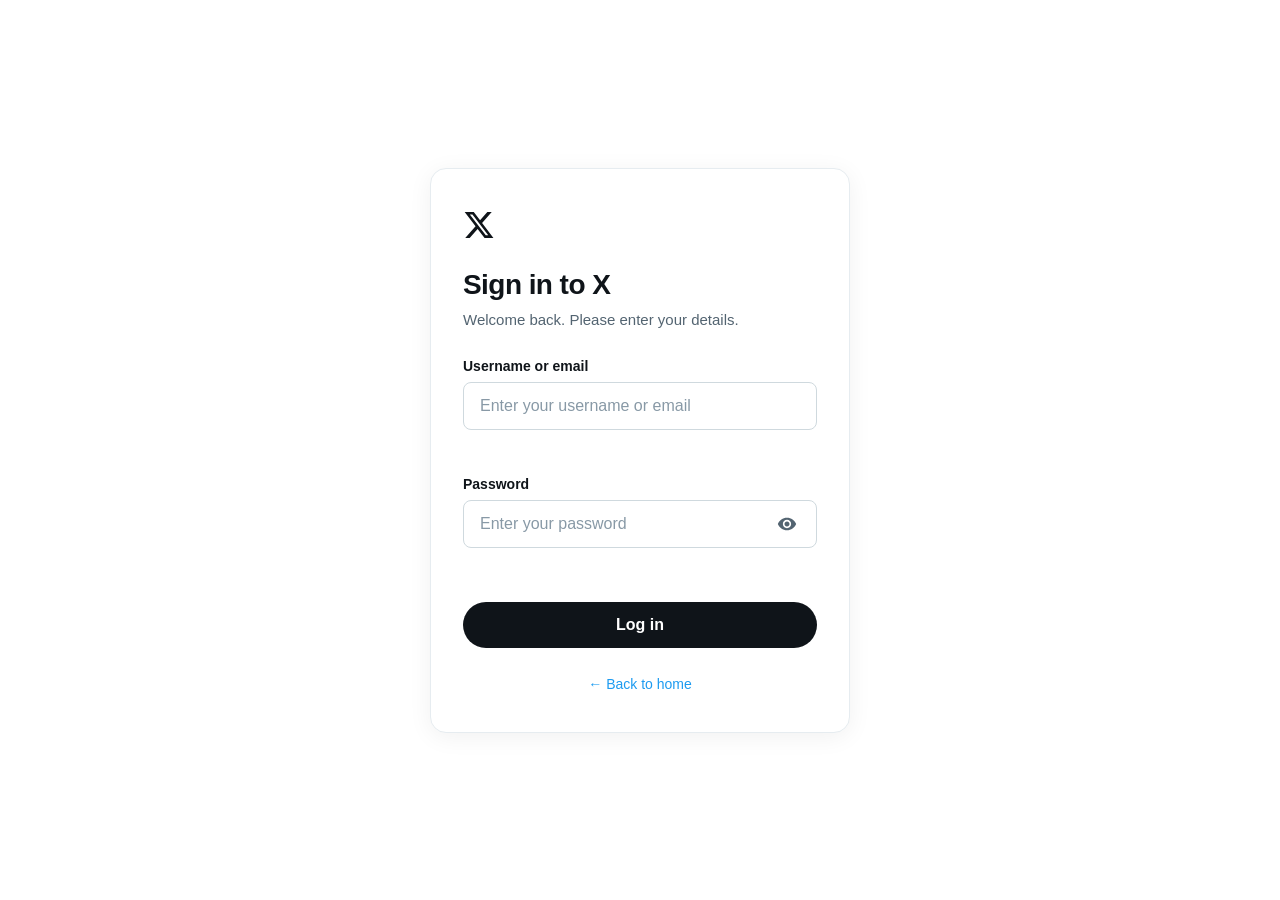
<file: login.html>
<!DOCTYPE html>
<html lang="en">
<head>
    <meta charset="UTF-8">
    <meta name="viewport" content="width=device-width, initial-scale=1.0">
    <title>X Clone | Log in</title>
    <link rel="stylesheet" href="login.css">
</head>
<body>

    <main class="login-page">
        <section class="login-card" aria-labelledby="login-heading">

            <a href="index.html" class="login-logo" aria-label="Back to home">
                <svg viewBox="0 0 24 24" aria-hidden="true" width="32" height="32">
                    <path fill="currentColor" d="M18.244 2.25h3.308l-7.227 8.26 8.502 11.24H16.17l-5.214-6.817L4.99 21.75H1.68l7.73-8.835L1.254 2.25H8.08l4.713 6.231zm-1.161 17.52h1.833L7.084 4.126H5.117z"/>
                </svg>
            </a>

            <h1 id="login-heading">Sign in to X</h1>
            <p class="login-subtitle">Welcome back. Please enter your details.</p>

            <form id="loginForm" novalidate>
                <div class="form-group">
                    <label for="username">Username or email</label>
                    <input
                        type="text"
                        id="username"
                        name="username"
                        autocomplete="username"
                        placeholder="Enter your username or email"
                        required>
                    <span class="error-message" id="usernameError" role="alert"></span>
                </div>

                <div class="form-group">
                    <label for="password">Password</label>
                    <div class="password-wrapper">
                        <input
                            type="password"
                            id="password"
                            name="password"
                            autocomplete="current-password"
                            placeholder="Enter your password"
                            required>
                        <button
                            type="button"
                            class="toggle-password"
                            id="togglePassword"
                            aria-label="Show password"
                            aria-pressed="false">
                            <svg class="icon-eye" viewBox="0 0 24 24" aria-hidden="true" width="20" height="20">
                                <path fill="currentColor" d="M12 4.5C7 4.5 2.73 7.61 1 12c1.73 4.39 6 7.5 11 7.5s9.27-3.11 11-7.5c-1.73-4.39-6-7.5-11-7.5zM12 17c-2.76 0-5-2.24-5-5s2.24-5 5-5 5 2.24 5 5-2.24 5-5 5zm0-8c-1.66 0-3 1.34-3 3s1.34 3 3 3 3-1.34 3-3-1.34-3-3-3z"/>
                            </svg>
                            <svg class="icon-eye-off" viewBox="0 0 24 24" aria-hidden="true" width="20" height="20" hidden>
                                <path fill="currentColor" d="M12 7c2.76 0 5 2.24 5 5 0 .65-.13 1.26-.36 1.83l2.92 2.92c1.51-1.26 2.7-2.89 3.43-4.75-1.73-4.39-6-7.5-11-7.5-1.4 0-2.74.25-3.98.7l2.16 2.16C10.74 7.13 11.35 7 12 7zM2 4.27l2.28 2.28.46.46C3.08 8.3 1.78 10.02 1 12c1.73 4.39 6 7.5 11 7.5 1.55 0 3.03-.3 4.38-.84l.42.42L19.73 22 21 20.73 3.27 3 2 4.27zM7.53 9.8l1.55 1.55c-.05.21-.08.43-.08.65 0 1.66 1.34 3 3 3 .22 0 .44-.03.65-.08l1.55 1.55c-.67.33-1.41.53-2.2.53-2.76 0-5-2.24-5-5 0-.79.2-1.53.53-2.2zm4.31-.78l3.15 3.15.02-.16c0-1.66-1.34-3-3-3l-.17.01z"/>
                            </svg>
                        </button>
                    </div>
                    <span class="error-message" id="passwordError" role="alert"></span>
                </div>

                <button type="submit" class="login-btn">Log in</button>
            </form>

            <p class="back-link">
                <a href="index.html">&larr; Back to home</a>
            </p>

        </section>
    </main>

    <script src="login.js"></script>

</body>
</html>
</file>
<file: login.css>
* {
    margin: 0;
    padding: 0;
    box-sizing: border-box;
}

body {
    font-family: -apple-system, BlinkMacSystemFont, "Segoe UI", Roboto, Helvetica, Arial, sans-serif;
    background-color: #ffffff;
    color: #0f1419;
    min-height: 100vh;
}

a {
    text-decoration: none;
    color: inherit;
}

button {
    cursor: pointer;
    border: none;
    font-family: inherit;
}

/* ==========================
   LOGIN PAGE
========================== */

.login-page {
    display: flex;
    align-items: center;
    justify-content: center;
    min-height: 100vh;
    padding: 24px 16px;
    background-color: #ffffff;
}

.login-card {
    width: 100%;
    max-width: 420px;
    padding: 40px 32px;
    border: 1px solid #e6ecf0;
    border-radius: 16px;
    background-color: #ffffff;
    box-shadow: 0 4px 24px rgba(0, 0, 0, 0.06);
}

.login-logo {
    display: inline-flex;
    margin-bottom: 28px;
    color: #0f1419;
    transition: opacity 0.2s;
}

.login-logo:hover {
    opacity: 0.7;
}

.login-card h1 {
    font-size: 28px;
    font-weight: 700;
    margin-bottom: 8px;
    letter-spacing: -0.02em;
}

.login-subtitle {
    color: #536471;
    font-size: 15px;
    margin-bottom: 28px;
    line-height: 1.4;
}

/* ==========================
   FORM
========================== */

.form-group {
    margin-bottom: 20px;
}

.form-group label {
    display: block;
    font-size: 14px;
    font-weight: 600;
    margin-bottom: 8px;
    color: #0f1419;
}

.form-group input {
    width: 100%;
    padding: 14px 16px;
    font-size: 16px;
    border: 1px solid #cfd9de;
    border-radius: 8px;
    outline: none;
    background-color: #ffffff;
    color: #0f1419;
    transition: border-color 0.2s, box-shadow 0.2s;
}

.form-group input::placeholder {
    color: #8899a6;
}

.form-group input:focus {
    border-color: #1d9bf0;
    box-shadow: 0 0 0 2px rgba(29, 155, 240, 0.2);
}

.form-group input.input-error {
    border-color: #f4212e;
    box-shadow: 0 0 0 2px rgba(244, 33, 46, 0.15);
}

.password-wrapper {
    position: relative;
}

.password-wrapper input {
    padding-right: 48px;
}

.toggle-password {
    position: absolute;
    right: 12px;
    top: 50%;
    transform: translateY(-50%);
    display: flex;
    align-items: center;
    justify-content: center;
    width: 36px;
    height: 36px;
    border-radius: 50%;
    background: transparent;
    color: #536471;
    transition: background-color 0.2s, color 0.2s;
}

.toggle-password:hover {
    background-color: rgba(29, 155, 240, 0.1);
    color: #1d9bf0;
}

.toggle-password[aria-pressed="true"] .icon-eye {
    display: none;
}

.toggle-password[aria-pressed="true"] .icon-eye-off {
    display: block;
}

.toggle-password[aria-pressed="false"] .icon-eye-off {
    display: none;
}

.error-message {
    display: block;
    min-height: 20px;
    margin-top: 6px;
    font-size: 13px;
    color: #f4212e;
}

.login-btn {
    width: 100%;
    margin-top: 8px;
    padding: 14px;
    font-size: 16px;
    font-weight: 700;
    color: #ffffff;
    background-color: #0f1419;
    border-radius: 9999px;
    transition: background-color 0.2s;
}

.login-btn:hover {
    background-color: #272c30;
}

.login-btn:active {
    background-color: #3a3f44;
}

.back-link {
    margin-top: 28px;
    text-align: center;
    font-size: 14px;
}

.back-link a {
    color: #1d9bf0;
    font-weight: 500;
    transition: opacity 0.2s;
}

.back-link a:hover {
    text-decoration: underline;
}

/* ==========================
   DARK MODE
========================== */

body.dark-mode {
    background-color: #000000;
    color: #e7e9ea;
}

body.dark-mode .login-page {
    background-color: #000000;
}

body.dark-mode .login-card {
    background-color: #16181c;
    border-color: #2f3336;
    box-shadow: 0 4px 24px rgba(0, 0, 0, 0.4);
}

body.dark-mode .login-logo {
    color: #e7e9ea;
}

body.dark-mode .login-subtitle {
    color: #71767b;
}

body.dark-mode .form-group label {
    color: #e7e9ea;
}

body.dark-mode .form-group input {
    background-color: #000000;
    border-color: #2f3336;
    color: #e7e9ea;
}

body.dark-mode .form-group input::placeholder {
    color: #71767b;
}

body.dark-mode .login-btn {
    background-color: #e7e9ea;
    color: #0f1419;
}

body.dark-mode .login-btn:hover {
    background-color: #d7dbdc;
}

/* ==========================
   TABLET
========================== */

@media (max-width: 768px) {

    .login-card {
        max-width: 400px;
        padding: 32px 24px;
        border-radius: 14px;
    }

    .login-card h1 {
        font-size: 24px;
    }
}

/* ==========================
   MOBILE
========================== */

@media (max-width: 480px) {

    .login-page {
        padding: 16px 12px;
        align-items: flex-start;
        padding-top: 48px;
    }

    .login-card {
        padding: 28px 20px;
        border-radius: 12px;
        box-shadow: none;
        border: 1px solid #e6ecf0;
    }

    body.dark-mode .login-card {
        border-color: #2f3336;
    }

    .login-card h1 {
        font-size: 22px;
    }

    .login-subtitle {
        font-size: 14px;
        margin-bottom: 24px;
    }

    .form-group input {
        padding: 12px 14px;
        font-size: 16px;
    }

    .login-btn {
        padding: 12px;
        font-size: 15px;
    }
}
</file>
